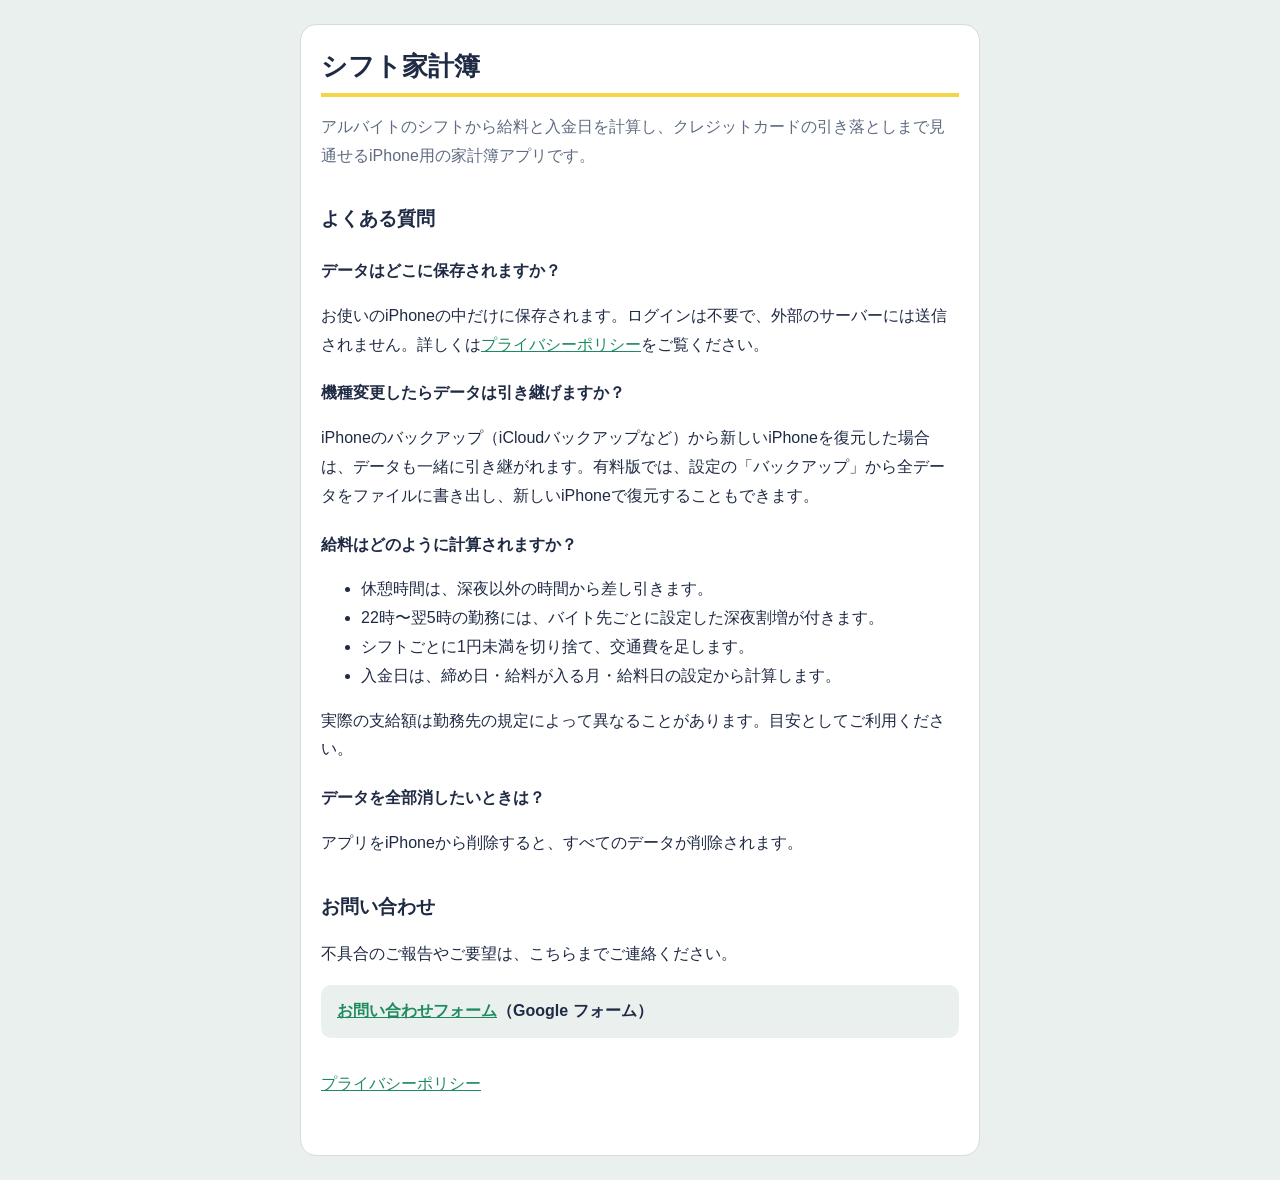
<file: index.html>
<!doctype html>
<html lang="ja">
<head>
<meta charset="utf-8">
<meta name="viewport" content="width=device-width, initial-scale=1">
<title>シフト家計簿 サポート</title>
<link rel="stylesheet" href="style.css">
</head>
<body>
<main>
  <h1>シフト家計簿</h1>
  <p class="lead">アルバイトのシフトから給料と入金日を計算し、クレジットカードの引き落としまで見通せるiPhone用の家計簿アプリです。</p>

  <h2>よくある質問</h2>

  <h3>データはどこに保存されますか？</h3>
  <p>お使いのiPhoneの中だけに保存されます。ログインは不要で、外部のサーバーには送信されません。詳しくは<a href="privacy.html">プライバシーポリシー</a>をご覧ください。</p>

  <h3>機種変更したらデータは引き継げますか？</h3>
  <p>iPhoneのバックアップ（iCloudバックアップなど）から新しいiPhoneを復元した場合は、データも一緒に引き継がれます。有料版では、設定の「バックアップ」から全データをファイルに書き出し、新しいiPhoneで復元することもできます。</p>

  <h3>給料はどのように計算されますか？</h3>
  <ul>
    <li>休憩時間は、深夜以外の時間から差し引きます。</li>
    <li>22時〜翌5時の勤務には、バイト先ごとに設定した深夜割増が付きます。</li>
    <li>シフトごとに1円未満を切り捨て、交通費を足します。</li>
    <li>入金日は、締め日・給料が入る月・給料日の設定から計算します。</li>
  </ul>
  <p>実際の支給額は勤務先の規定によって異なることがあります。目安としてご利用ください。</p>

  <h3>データを全部消したいときは？</h3>
  <p>アプリをiPhoneから削除すると、すべてのデータが削除されます。</p>

  <h2 id="contact">お問い合わせ</h2>
  <p>不具合のご報告やご要望は、こちらまでご連絡ください。</p>
  <p class="contact"><a href="https://docs.google.com/forms/d/13UuKTQ2w6fbm_pjYDyIXnGloEaOIUQI2_sPgWHws2CI/viewform">お問い合わせフォーム</a>（Google フォーム）</p>

  <p class="links"><a href="privacy.html">プライバシーポリシー</a></p>
</main>
</body>
</html>
</file>
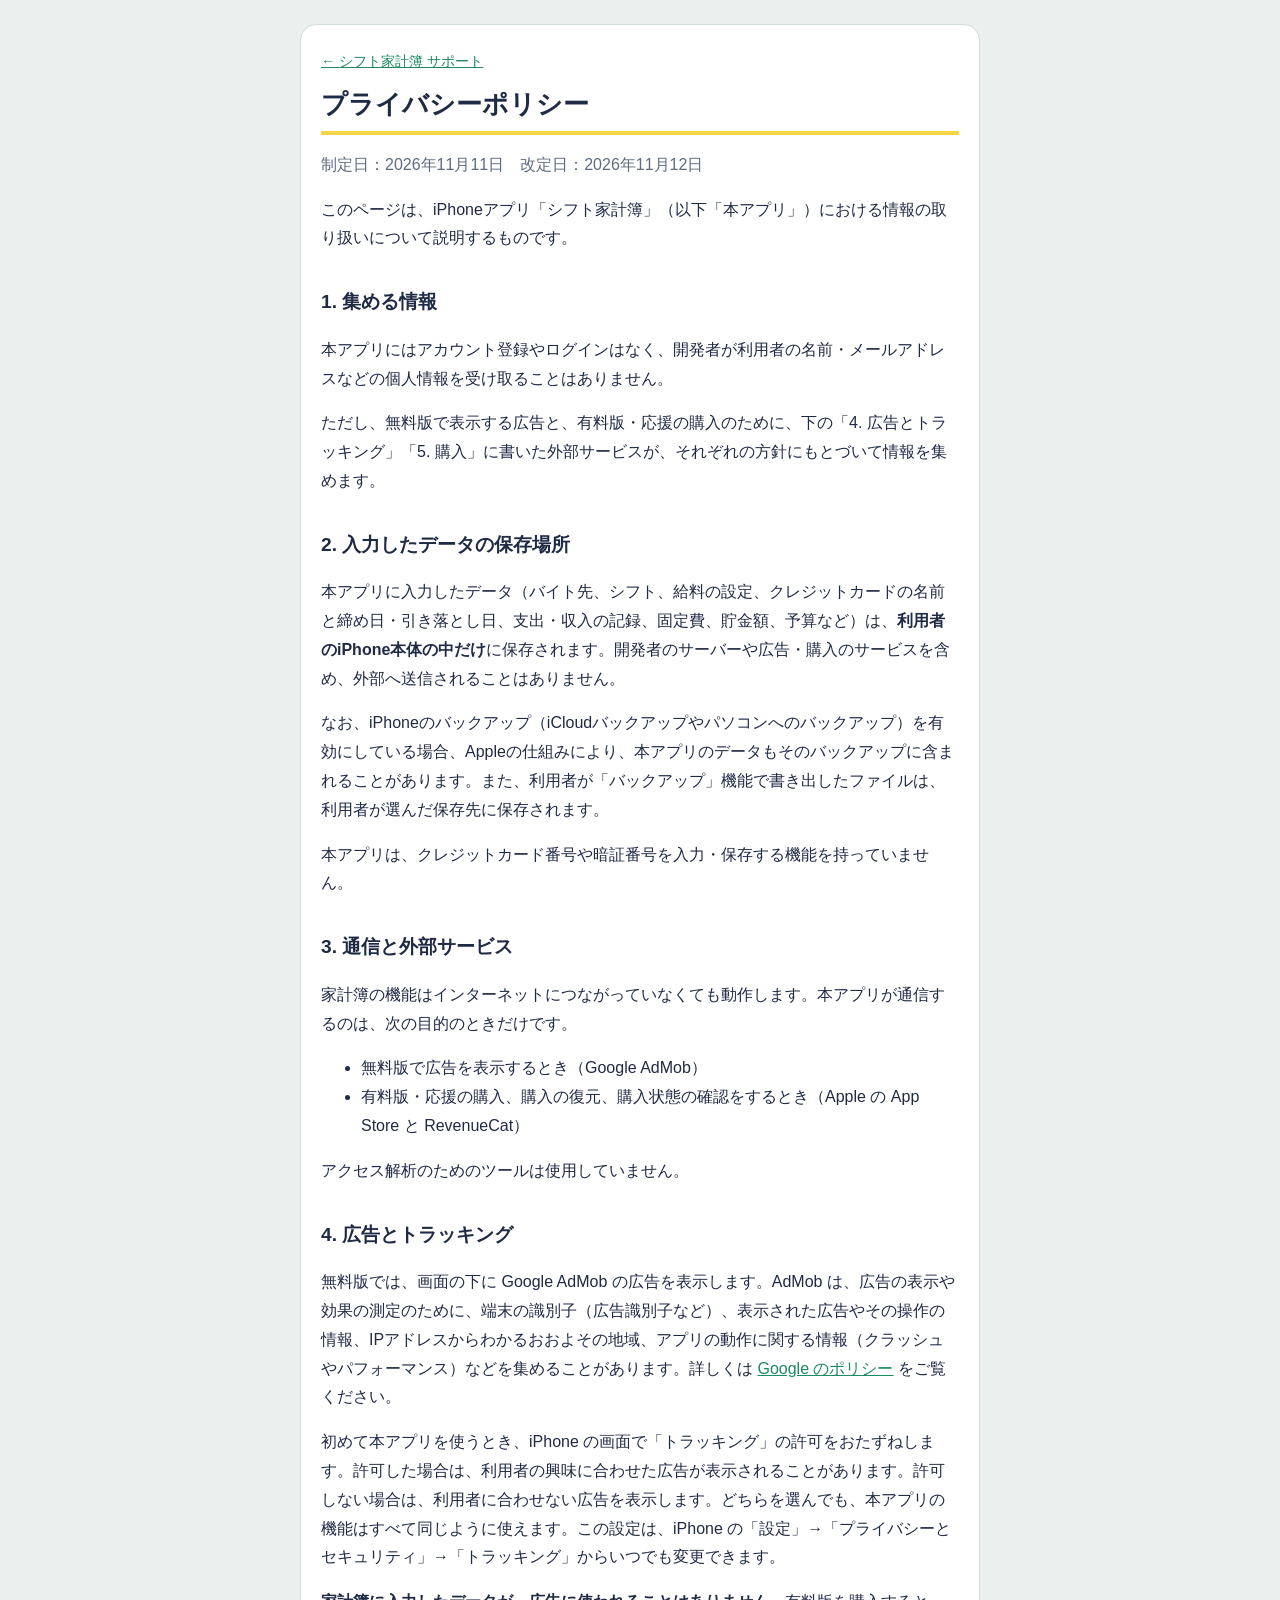
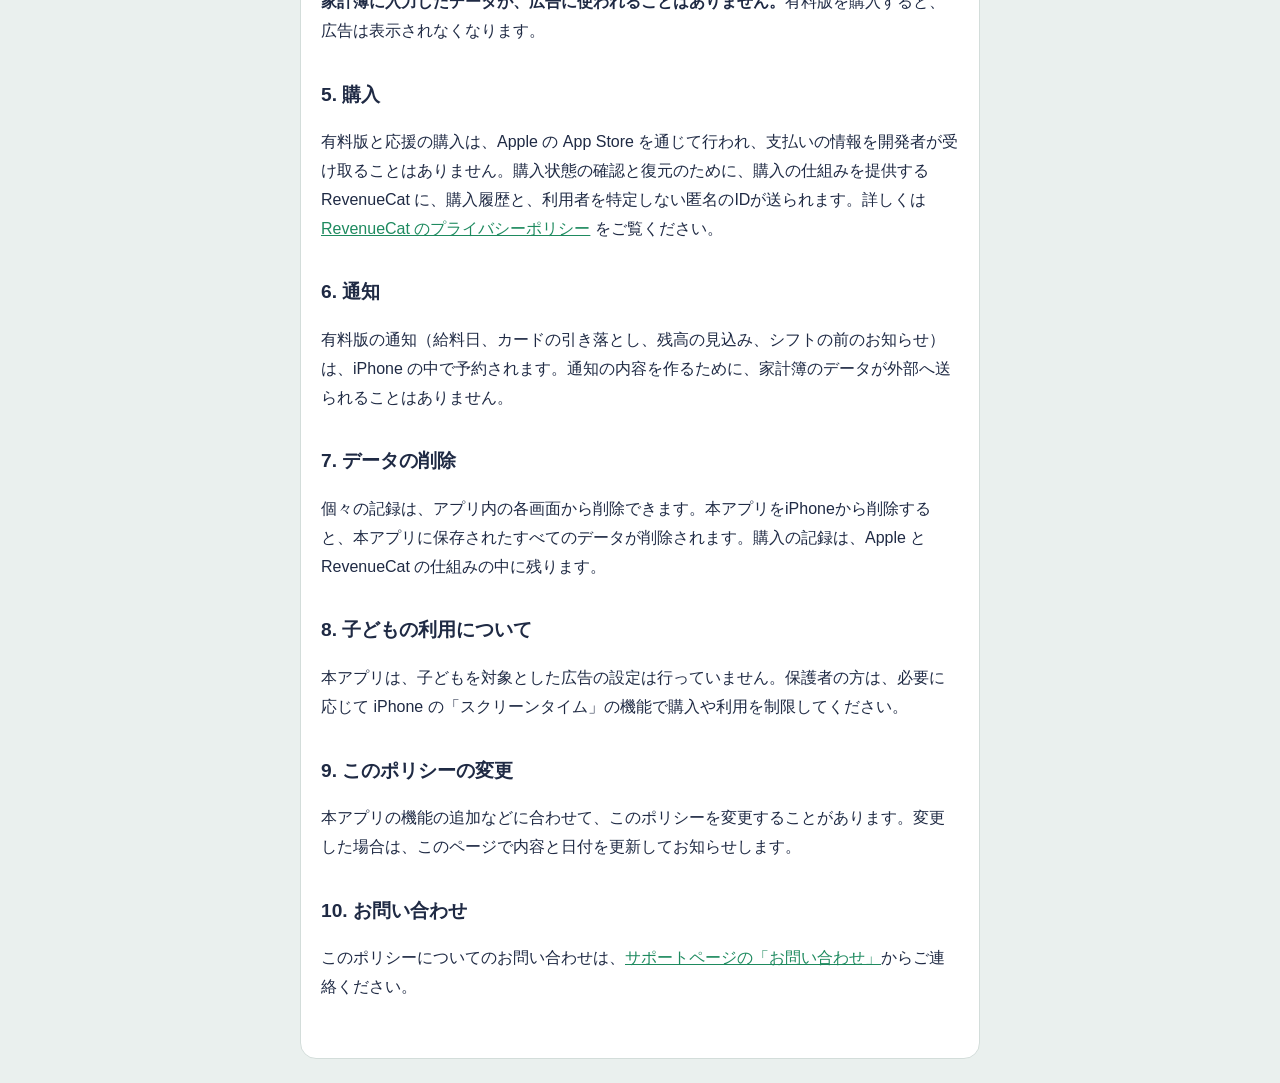
<file: privacy.html>
<!doctype html>
<html lang="ja">
<head>
<meta charset="utf-8">
<meta name="viewport" content="width=device-width, initial-scale=1">
<title>プライバシーポリシー｜シフト家計簿</title>
<link rel="stylesheet" href="style.css">
</head>
<body>
<main>
  <p class="back"><a href="./">← シフト家計簿 サポート</a></p>
  <h1>プライバシーポリシー</h1>
  <p class="date">制定日：2026年11月11日　改定日：2026年11月12日</p>

  <p>このページは、iPhoneアプリ「シフト家計簿」（以下「本アプリ」）における情報の取り扱いについて説明するものです。</p>

  <h2>1. 集める情報</h2>
  <p>本アプリにはアカウント登録やログインはなく、開発者が利用者の名前・メールアドレスなどの個人情報を受け取ることはありません。</p>
  <p>ただし、無料版で表示する広告と、有料版・応援の購入のために、下の「4. 広告とトラッキング」「5. 購入」に書いた外部サービスが、それぞれの方針にもとづいて情報を集めます。</p>

  <h2>2. 入力したデータの保存場所</h2>
  <p>本アプリに入力したデータ（バイト先、シフト、給料の設定、クレジットカードの名前と締め日・引き落とし日、支出・収入の記録、固定費、貯金額、予算など）は、<strong>利用者のiPhone本体の中だけ</strong>に保存されます。開発者のサーバーや広告・購入のサービスを含め、外部へ送信されることはありません。</p>
  <p>なお、iPhoneのバックアップ（iCloudバックアップやパソコンへのバックアップ）を有効にしている場合、Appleの仕組みにより、本アプリのデータもそのバックアップに含まれることがあります。また、利用者が「バックアップ」機能で書き出したファイルは、利用者が選んだ保存先に保存されます。</p>
  <p>本アプリは、クレジットカード番号や暗証番号を入力・保存する機能を持っていません。</p>

  <h2>3. 通信と外部サービス</h2>
  <p>家計簿の機能はインターネットにつながっていなくても動作します。本アプリが通信するのは、次の目的のときだけです。</p>
  <ul>
    <li>無料版で広告を表示するとき（Google AdMob）</li>
    <li>有料版・応援の購入、購入の復元、購入状態の確認をするとき（Apple の App Store と RevenueCat）</li>
  </ul>
  <p>アクセス解析のためのツールは使用していません。</p>

  <h2>4. 広告とトラッキング</h2>
  <p>無料版では、画面の下に Google AdMob の広告を表示します。AdMob は、広告の表示や効果の測定のために、端末の識別子（広告識別子など）、表示された広告やその操作の情報、IPアドレスからわかるおおよその地域、アプリの動作に関する情報（クラッシュやパフォーマンス）などを集めることがあります。詳しくは <a href="https://policies.google.com/technologies/partner-sites?hl=ja">Google のポリシー</a> をご覧ください。</p>
  <p>初めて本アプリを使うとき、iPhone の画面で「トラッキング」の許可をおたずねします。許可した場合は、利用者の興味に合わせた広告が表示されることがあります。許可しない場合は、利用者に合わせない広告を表示します。どちらを選んでも、本アプリの機能はすべて同じように使えます。この設定は、iPhone の「設定」→「プライバシーとセキュリティ」→「トラッキング」からいつでも変更できます。</p>
  <p><strong>家計簿に入力したデータが、広告に使われることはありません。</strong>有料版を購入すると、広告は表示されなくなります。</p>

  <h2>5. 購入</h2>
  <p>有料版と応援の購入は、Apple の App Store を通じて行われ、支払いの情報を開発者が受け取ることはありません。購入状態の確認と復元のために、購入の仕組みを提供する RevenueCat に、購入履歴と、利用者を特定しない匿名のIDが送られます。詳しくは <a href="https://www.revenuecat.com/privacy">RevenueCat のプライバシーポリシー</a> をご覧ください。</p>

  <h2>6. 通知</h2>
  <p>有料版の通知（給料日、カードの引き落とし、残高の見込み、シフトの前のお知らせ）は、iPhone の中で予約されます。通知の内容を作るために、家計簿のデータが外部へ送られることはありません。</p>

  <h2>7. データの削除</h2>
  <p>個々の記録は、アプリ内の各画面から削除できます。本アプリをiPhoneから削除すると、本アプリに保存されたすべてのデータが削除されます。購入の記録は、Apple と RevenueCat の仕組みの中に残ります。</p>

  <h2>8. 子どもの利用について</h2>
  <p>本アプリは、子どもを対象とした広告の設定は行っていません。保護者の方は、必要に応じて iPhone の「スクリーンタイム」の機能で購入や利用を制限してください。</p>

  <h2>9. このポリシーの変更</h2>
  <p>本アプリの機能の追加などに合わせて、このポリシーを変更することがあります。変更した場合は、このページで内容と日付を更新してお知らせします。</p>

  <h2>10. お問い合わせ</h2>
  <p>このポリシーについてのお問い合わせは、<a href="./#contact">サポートページの「お問い合わせ」</a>からご連絡ください。</p>
</main>
</body>
</html>
</file>
<file: style.css>
:root {
  --bg: #EAF0EE;
  --surface: #FFFFFF;
  --ink: #1F2A44;
  --sub: #5E6B80;
  --line: #D3DDDA;
  --accent: #1E8A5F;
  --mark: #F5D547;
  color-scheme: light dark;
}
@media (prefers-color-scheme: dark) {
  :root {
    --bg: #121A20;
    --surface: #1B252D;
    --ink: #E7EEF2;
    --sub: #98A6B3;
    --line: #2C3943;
    --accent: #4CC28E;
    --mark: #8C7A1E;
  }
}
* { box-sizing: border-box; }
body {
  margin: 0;
  background: var(--bg);
  color: var(--ink);
  font-family: -apple-system, BlinkMacSystemFont, "Hiragino Sans", "Hiragino Kaku Gothic ProN", "Yu Gothic", "Meiryo", sans-serif;
  line-height: 1.8;
}
main {
  max-width: 680px;
  margin: 24px auto;
  padding: 24px 20px 40px;
  background: var(--surface);
  border: 1px solid var(--line);
  border-radius: 16px;
}
@media (max-width: 720px) {
  main { margin: 0; border: 0; border-radius: 0; }
}
h1 {
  font-size: 1.6rem;
  line-height: 1.4;
  margin: 0 0 8px;
  padding-bottom: 8px;
  border-bottom: 4px solid var(--mark);
}
h2 { font-size: 1.2rem; margin: 32px 0 8px; }
h3 { font-size: 1rem; margin: 20px 0 4px; }
p, li { color: var(--ink); }
.lead, .date { color: var(--sub); }
.contact {
  padding: 12px 16px;
  background: var(--bg);
  border-radius: 10px;
  font-weight: 700;
}
a { color: var(--accent); }
.back { margin: 0 0 12px; font-size: 0.9rem; }
.links { margin-top: 32px; }
</file>
